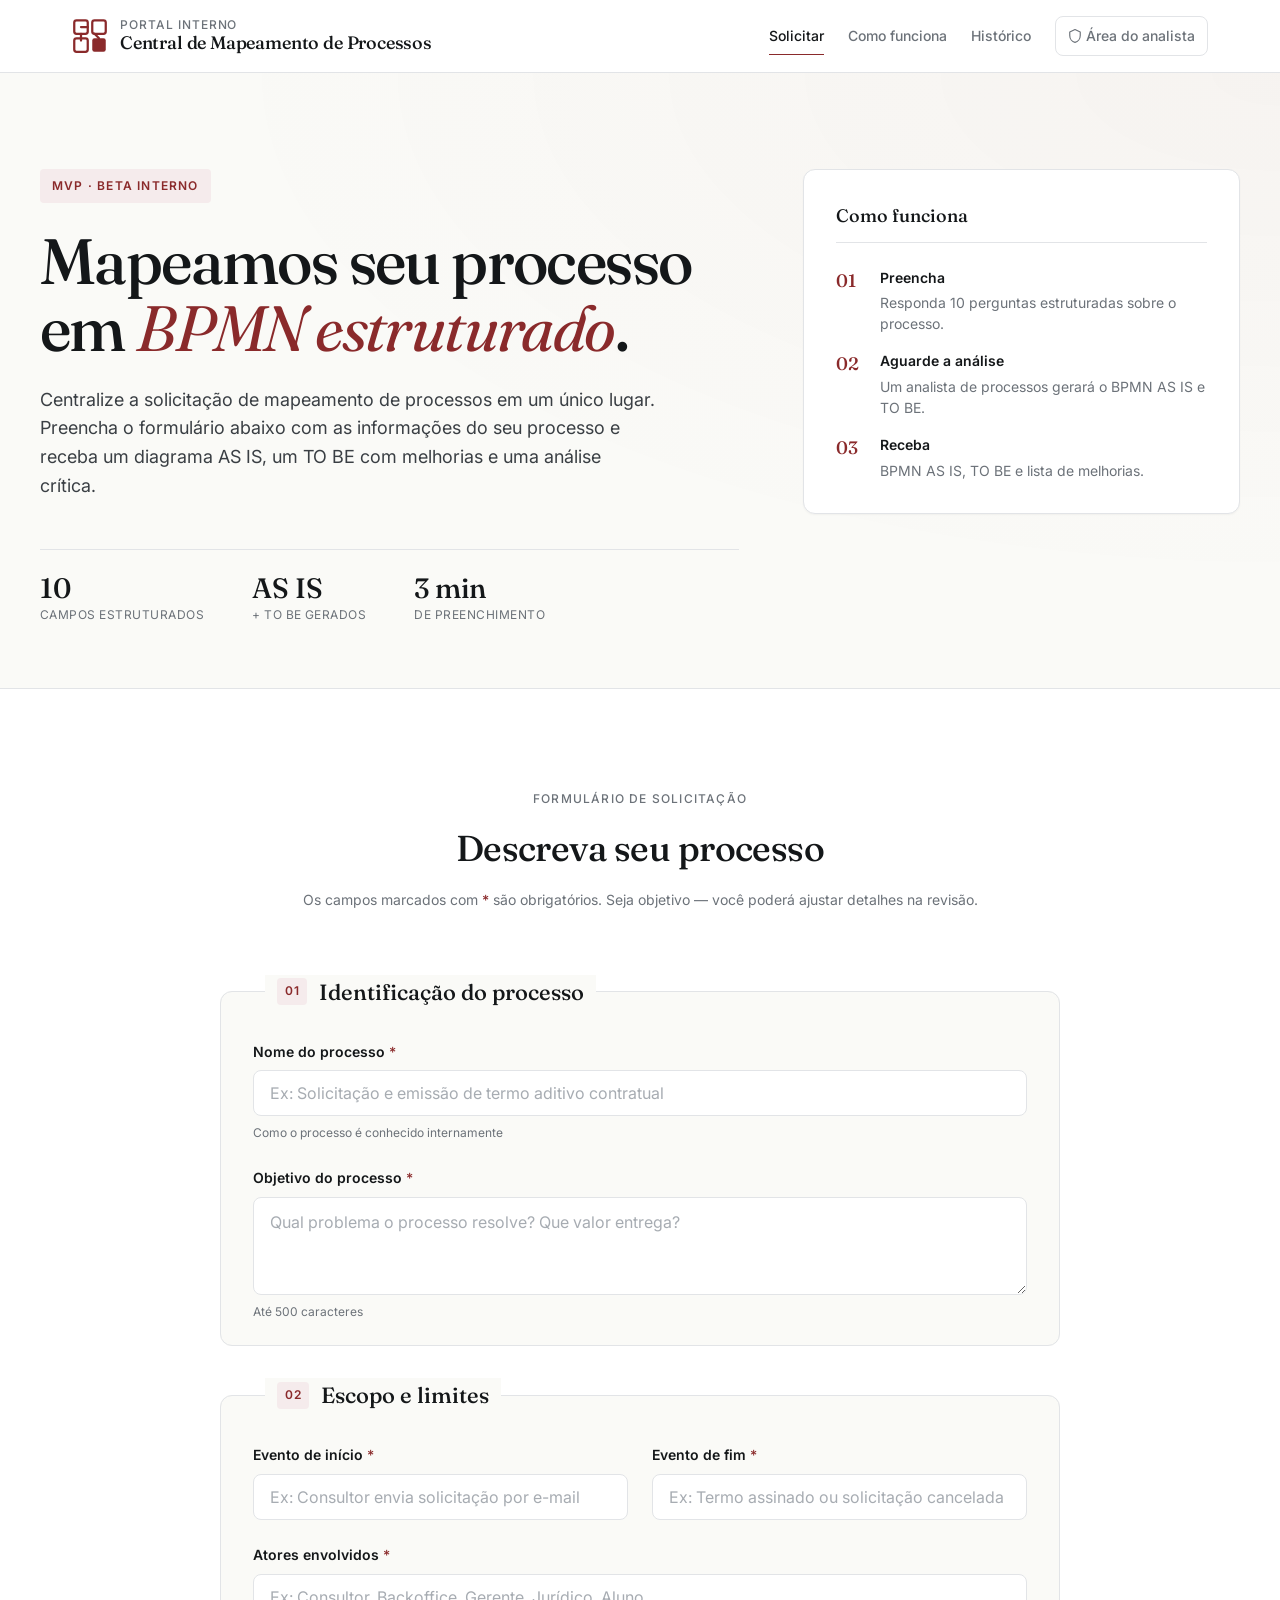
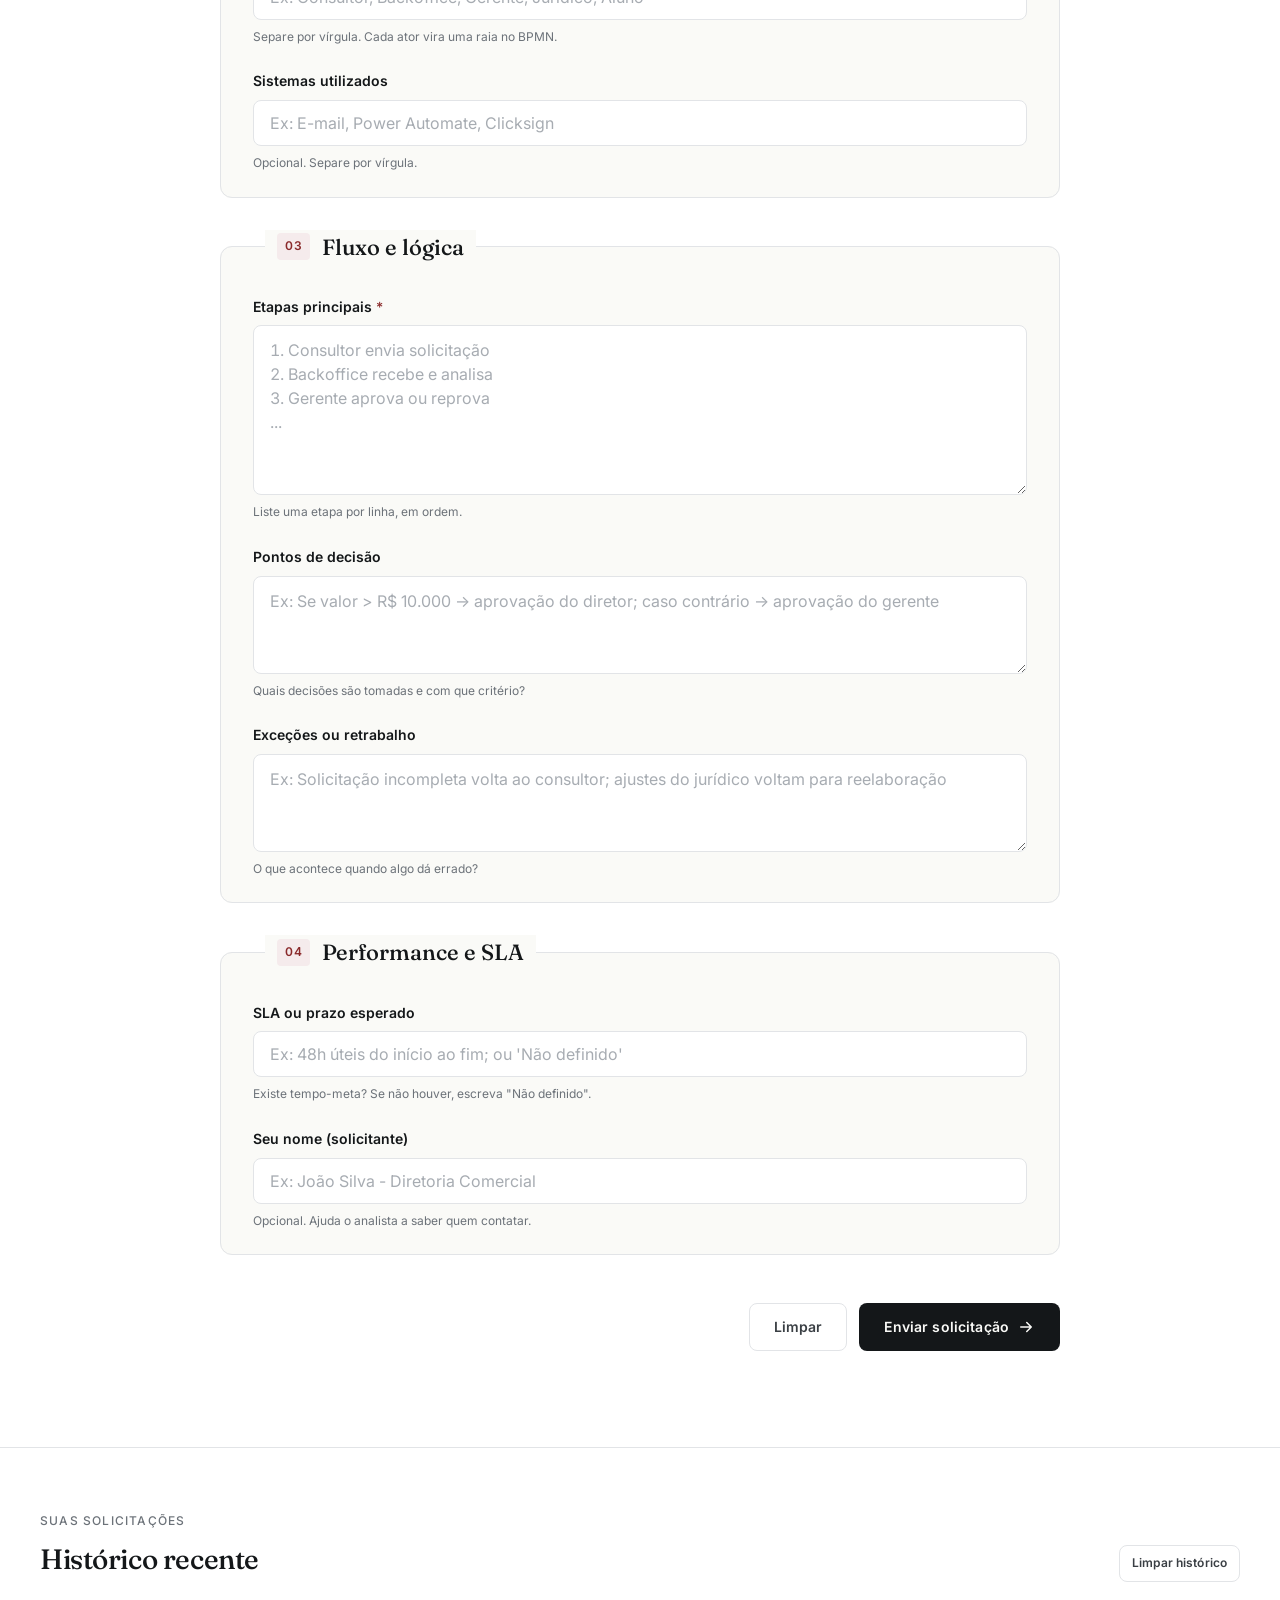
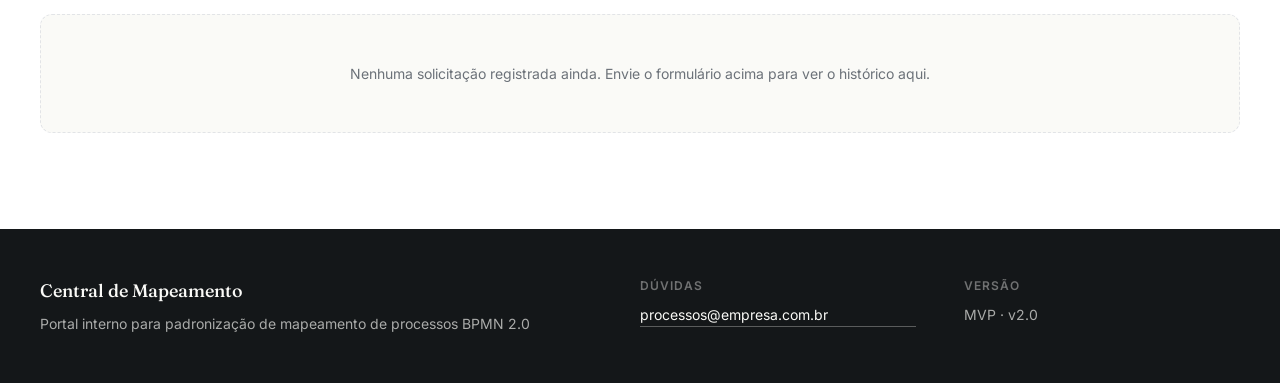
<file: index.html>
<!DOCTYPE html>
<html lang="pt-BR">
<head>
    <meta charset="UTF-8">
    <meta name="viewport" content="width=device-width, initial-scale=1.0">
    <title>Central de Mapeamento de Processos | Portal Interno</title>
    <link rel="preconnect" href="https://fonts.googleapis.com">
    <link rel="preconnect" href="https://fonts.gstatic.com" crossorigin>
    <link href="https://fonts.googleapis.com/css2?family=Fraunces:opsz,wght@9..144,400;9..144,500;9..144,600;9..144,700&family=Inter:wght@400;500;600;700&display=swap" rel="stylesheet">
    <link rel="stylesheet" href="style.css">
</head>
<body>
    <header class="header">
        <div class="header__inner">
            <div class="header__brand">
                <div class="header__logo" aria-hidden="true">
                    <svg viewBox="0 0 32 32" fill="none" xmlns="http://www.w3.org/2000/svg">
                        <rect x="2" y="2" width="12" height="12" rx="2" stroke="currentColor" stroke-width="2"/>
                        <rect x="18" y="2" width="12" height="12" rx="2" stroke="currentColor" stroke-width="2"/>
                        <rect x="2" y="18" width="12" height="12" rx="2" stroke="currentColor" stroke-width="2"/>
                        <rect x="18" y="18" width="12" height="12" rx="2" fill="currentColor"/>
                        <path d="M8 8H14M8 14V20" stroke="currentColor" stroke-width="2" stroke-linecap="round"/>
                        <path d="M20 14L24 18" stroke="currentColor" stroke-width="2" stroke-linecap="round"/>
                    </svg>
                </div>
                <div class="header__titles">
                    <span class="header__eyebrow">Portal Interno</span>
                    <h1 class="header__title">Central de Mapeamento de Processos</h1>
                </div>
            </div>
            <nav class="header__nav">
                <a href="#solicitar" class="header__link header__link--active" data-view="usuario">Solicitar</a>
                <a href="#como-funciona" class="header__link" data-view="usuario">Como funciona</a>
                <a href="#historico" class="header__link" data-view="usuario">Histórico</a>
                <button class="header__link header__link--analista" id="btn-area-analista">
                    <svg viewBox="0 0 24 24" width="14" height="14" fill="none" style="vertical-align:-2px;margin-right:4px;">
                        <path d="M12 1L3 5v6c0 5.55 3.84 10.74 9 12 5.16-1.26 9-6.45 9-12V5l-9-4z" stroke="currentColor" stroke-width="2" stroke-linejoin="round"/>
                    </svg>
                    Área do analista
                </button>
            </nav>
        </div>
    </header>

    <div id="view-usuario" class="view view--active">
        <main>
            <section class="hero">
                <div class="hero__inner">
                    <div class="hero__content">
                        <span class="hero__tag">MVP · Beta interno</span>
                        <h2 class="hero__headline">
                            Mapeamos seu processo<br>
                            em <em>BPMN estruturado</em>.
                        </h2>
                        <p class="hero__lead">
                            Centralize a solicitação de mapeamento de processos em um único lugar.
                            Preencha o formulário abaixo com as informações do seu processo e receba
                            um diagrama AS IS, um TO BE com melhorias e uma análise crítica.
                        </p>
                        <div class="hero__metrics">
                            <div class="metric">
                                <span class="metric__value">10</span>
                                <span class="metric__label">campos estruturados</span>
                            </div>
                            <div class="metric">
                                <span class="metric__value">AS IS</span>
                                <span class="metric__label">+ TO BE gerados</span>
                            </div>
                            <div class="metric">
                                <span class="metric__value">3&nbsp;min</span>
                                <span class="metric__label">de preenchimento</span>
                            </div>
                        </div>
                    </div>
                    <aside class="hero__steps" id="como-funciona">
                        <h3 class="hero__steps-title">Como funciona</h3>
                        <ol class="steps">
                            <li class="step">
                                <span class="step__num">01</span>
                                <div>
                                    <h4 class="step__title">Preencha</h4>
                                    <p class="step__desc">Responda 10 perguntas estruturadas sobre o processo.</p>
                                </div>
                            </li>
                            <li class="step">
                                <span class="step__num">02</span>
                                <div>
                                    <h4 class="step__title">Aguarde a análise</h4>
                                    <p class="step__desc">Um analista de processos gerará o BPMN AS IS e TO BE.</p>
                                </div>
                            </li>
                            <li class="step">
                                <span class="step__num">03</span>
                                <div>
                                    <h4 class="step__title">Receba</h4>
                                    <p class="step__desc">BPMN AS IS, TO BE e lista de melhorias.</p>
                                </div>
                            </li>
                        </ol>
                    </aside>
                </div>
            </section>

            <section class="form-section" id="solicitar">
                <div class="form-section__inner">
                    <header class="form-section__header">
                        <span class="form-section__eyebrow">Formulário de solicitação</span>
                        <h3 class="form-section__title">Descreva seu processo</h3>
                        <p class="form-section__desc">
                            Os campos marcados com <span class="required-mark">*</span> são obrigatórios.
                            Seja objetivo — você poderá ajustar detalhes na revisão.
                        </p>
                    </header>

                    <form id="bpmn-form" class="form" novalidate>
                        <fieldset class="form__block">
                            <legend class="form__legend">
                                <span class="form__legend-num">01</span>
                                Identificação do processo
                            </legend>
                            <div class="form__field">
                                <label for="nomeProcesso" class="form__label">Nome do processo <span class="required-mark">*</span></label>
                                <input type="text" id="nomeProcesso" name="nomeProcesso" class="form__input" required placeholder="Ex: Solicitação e emissão de termo aditivo contratual" maxlength="120">
                                <small class="form__hint">Como o processo é conhecido internamente</small>
                            </div>
                            <div class="form__field">
                                <label for="objetivo" class="form__label">Objetivo do processo <span class="required-mark">*</span></label>
                                <textarea id="objetivo" name="objetivo" class="form__textarea" required rows="3" placeholder="Qual problema o processo resolve? Que valor entrega?" maxlength="500"></textarea>
                                <small class="form__hint">Até 500 caracteres</small>
                            </div>
                        </fieldset>

                        <fieldset class="form__block">
                            <legend class="form__legend">
                                <span class="form__legend-num">02</span>
                                Escopo e limites
                            </legend>
                            <div class="form__grid form__grid--2">
                                <div class="form__field">
                                    <label for="eventoInicio" class="form__label">Evento de início <span class="required-mark">*</span></label>
                                    <input type="text" id="eventoInicio" name="eventoInicio" class="form__input" required placeholder="Ex: Consultor envia solicitação por e-mail" maxlength="150">
                                </div>
                                <div class="form__field">
                                    <label for="eventoFim" class="form__label">Evento de fim <span class="required-mark">*</span></label>
                                    <input type="text" id="eventoFim" name="eventoFim" class="form__input" required placeholder="Ex: Termo assinado ou solicitação cancelada" maxlength="150">
                                </div>
                            </div>
                            <div class="form__field">
                                <label for="atores" class="form__label">Atores envolvidos <span class="required-mark">*</span></label>
                                <input type="text" id="atores" name="atores" class="form__input" required placeholder="Ex: Consultor, Backoffice, Gerente, Jurídico, Aluno">
                                <small class="form__hint">Separe por vírgula. Cada ator vira uma raia no BPMN.</small>
                            </div>
                            <div class="form__field">
                                <label for="sistemas" class="form__label">Sistemas utilizados</label>
                                <input type="text" id="sistemas" name="sistemas" class="form__input" placeholder="Ex: E-mail, Power Automate, Clicksign">
                                <small class="form__hint">Opcional. Separe por vírgula.</small>
                            </div>
                        </fieldset>

                        <fieldset class="form__block">
                            <legend class="form__legend">
                                <span class="form__legend-num">03</span>
                                Fluxo e lógica
                            </legend>
                            <div class="form__field">
                                <label for="etapas" class="form__label">Etapas principais <span class="required-mark">*</span></label>
                                <textarea id="etapas" name="etapas" class="form__textarea form__textarea--tall" required rows="6" placeholder="1. Consultor envia solicitação&#10;2. Backoffice recebe e analisa&#10;3. Gerente aprova ou reprova&#10;..."></textarea>
                                <small class="form__hint">Liste uma etapa por linha, em ordem.</small>
                            </div>
                            <div class="form__field">
                                <label for="decisoes" class="form__label">Pontos de decisão</label>
                                <textarea id="decisoes" name="decisoes" class="form__textarea" rows="3" placeholder="Ex: Se valor > R$ 10.000 → aprovação do diretor; caso contrário → aprovação do gerente"></textarea>
                                <small class="form__hint">Quais decisões são tomadas e com que critério?</small>
                            </div>
                            <div class="form__field">
                                <label for="excecoes" class="form__label">Exceções ou retrabalho</label>
                                <textarea id="excecoes" name="excecoes" class="form__textarea" rows="3" placeholder="Ex: Solicitação incompleta volta ao consultor; ajustes do jurídico voltam para reelaboração"></textarea>
                                <small class="form__hint">O que acontece quando algo dá errado?</small>
                            </div>
                        </fieldset>

                        <fieldset class="form__block">
                            <legend class="form__legend">
                                <span class="form__legend-num">04</span>
                                Performance e SLA
                            </legend>
                            <div class="form__field">
                                <label for="sla" class="form__label">SLA ou prazo esperado</label>
                                <input type="text" id="sla" name="sla" class="form__input" placeholder="Ex: 48h úteis do início ao fim; ou 'Não definido'">
                                <small class="form__hint">Existe tempo-meta? Se não houver, escreva "Não definido".</small>
                            </div>
                            <div class="form__field">
                                <label for="solicitante" class="form__label">Seu nome (solicitante)</label>
                                <input type="text" id="solicitante" name="solicitante" class="form__input" placeholder="Ex: João Silva - Diretoria Comercial" maxlength="120">
                                <small class="form__hint">Opcional. Ajuda o analista a saber quem contatar.</small>
                            </div>
                        </fieldset>

                        <div class="form__actions">
                            <button type="reset" class="btn btn--ghost">Limpar</button>
                            <button type="submit" class="btn btn--primary">
                                <span>Enviar solicitação</span>
                                <svg viewBox="0 0 24 24" fill="none" width="18" height="18">
                                    <path d="M5 12H19M19 12L13 6M19 12L13 18" stroke="currentColor" stroke-width="2" stroke-linecap="round" stroke-linejoin="round"/>
                                </svg>
                            </button>
                        </div>
                        <div class="form__feedback" id="form-feedback" role="alert" aria-live="polite"></div>
                    </form>
                </div>
            </section>

            <section class="result-section" id="resultado" hidden>
                <div class="result-section__inner">
                    <header class="result-header">
                        <div class="result-header__meta">
                            <span class="result-header__id" id="result-id">SOL-2026-0000</span>
                            <span class="result-header__date" id="result-date"></span>
                        </div>
                        <h3 class="result-header__title" id="result-title">Resultado da solicitação</h3>
                        <span class="result-header__status" id="result-status">
                            <span class="result-header__status-dot"></span>
                            Recebido · Em fila para análise
                        </span>
                    </header>

                    <nav class="tabs" role="tablist">
                        <button class="tab tab--active" role="tab" aria-selected="true" data-tab="resumo">Resumo</button>
                        <button class="tab" role="tab" aria-selected="false" data-tab="as-is">BPMN AS IS</button>
                        <button class="tab" role="tab" aria-selected="false" data-tab="to-be">BPMN TO BE</button>
                        <button class="tab" role="tab" aria-selected="false" data-tab="melhorias">Melhorias</button>
                    </nav>

                    <article class="tab-panel tab-panel--active" data-panel="resumo">
                        <h4 class="panel__title">Resumo estruturado</h4>
                        <dl class="summary" id="summary-list"></dl>
                    </article>

                    <article class="tab-panel" data-panel="as-is" hidden>
                        <div id="panel-as-is-content">
                            <h4 class="panel__title">Diagrama BPMN AS IS</h4>
                            <p class="panel__desc">Estado atual do processo, baseado nas informações enviadas.</p>
                            <div class="placeholder placeholder--diagram">
                                <svg viewBox="0 0 400 180" class="placeholder__svg" aria-hidden="true">
                                    <rect x="0" y="0" width="400" height="180" fill="none" stroke="currentColor" stroke-dasharray="4 4" stroke-width="1"/>
                                    <circle cx="40" cy="90" r="14" fill="none" stroke="currentColor" stroke-width="1.5"/>
                                    <rect x="80" y="76" width="70" height="28" rx="4" fill="none" stroke="currentColor" stroke-width="1.5"/>
                                    <path d="M175 90 L200 76 L225 90 L200 104 Z" fill="none" stroke="currentColor" stroke-width="1.5"/>
                                    <rect x="250" y="76" width="70" height="28" rx="4" fill="none" stroke="currentColor" stroke-width="1.5"/>
                                    <circle cx="360" cy="90" r="14" fill="none" stroke="currentColor" stroke-width="2.5"/>
                                </svg>
                                <p class="placeholder__text">O diagrama BPMN AS IS será gerado pela equipe de Processos. Você receberá o PDF e o arquivo <code>.bpmn</code> importável no Bizagi.</p>
                                <span class="placeholder__status">Aguardando análise</span>
                            </div>
                        </div>
                    </article>

                    <article class="tab-panel" data-panel="to-be" hidden>
                        <div id="panel-to-be-content">
                            <h4 class="panel__title">Diagrama BPMN TO BE</h4>
                            <p class="panel__desc">Proposta de processo otimizado com automação, SLAs e governança.</p>
                            <div class="placeholder placeholder--diagram">
                                <svg viewBox="0 0 400 180" class="placeholder__svg" aria-hidden="true">
                                    <rect x="0" y="0" width="400" height="180" fill="none" stroke="currentColor" stroke-dasharray="4 4" stroke-width="1"/>
                                    <circle cx="40" cy="60" r="14" fill="none" stroke="currentColor" stroke-width="1.5"/>
                                    <rect x="80" y="46" width="70" height="28" rx="4" fill="none" stroke="currentColor" stroke-width="1.5"/>
                                    <rect x="80" y="106" width="70" height="28" rx="4" fill="none" stroke="currentColor" stroke-width="1.5"/>
                                    <path d="M175 75 L200 61 L225 75 L200 89 Z" fill="none" stroke="currentColor" stroke-width="1.5"/>
                                    <circle cx="360" cy="75" r="14" fill="none" stroke="currentColor" stroke-width="2.5"/>
                                </svg>
                                <p class="placeholder__text">Após o mapeamento AS IS, a equipe desenhará o TO BE incorporando oportunidades de automação, paralelismo e padronização.</p>
                                <span class="placeholder__status">Será gerado após AS IS</span>
                            </div>
                        </div>
                    </article>

                    <article class="tab-panel" data-panel="melhorias" hidden>
                        <h4 class="panel__title">Sugestões iniciais de melhoria</h4>
                        <p class="panel__desc">Recomendações preliminares baseadas no que você descreveu. A análise completa virá com o BPMN TO BE.</p>
                        <ul class="improvements" id="improvements-list"></ul>
                    </article>

                    <footer class="result-footer">
                        <button class="btn btn--ghost" id="btn-nova">Nova solicitação</button>
                        <button class="btn btn--secondary" id="btn-imprimir">Imprimir resumo</button>
                    </footer>
                </div>
            </section>

            <section class="history-section" id="historico">
                <div class="history-section__inner">
                    <header class="history-section__header">
                        <div>
                            <span class="history-section__eyebrow">Suas solicitações</span>
                            <h3 class="history-section__title">Histórico recente</h3>
                        </div>
                        <button class="btn btn--ghost btn--small" id="btn-limpar-historico">Limpar histórico</button>
                    </header>
                    <div class="history" id="history-container">
                        <p class="history__empty">Nenhuma solicitação registrada ainda. Envie o formulário acima para ver o histórico aqui.</p>
                    </div>
                </div>
            </section>
        </main>
    </div>

    <div id="view-analista" class="view" hidden>
        <section class="login-section" id="login-section">
            <div class="login-card">
                <div class="login-card__icon" aria-hidden="true">
                    <svg viewBox="0 0 24 24" width="32" height="32" fill="none">
                        <path d="M12 1L3 5v6c0 5.55 3.84 10.74 9 12 5.16-1.26 9-6.45 9-12V5l-9-4z" stroke="currentColor" stroke-width="1.5" stroke-linejoin="round"/>
                        <path d="M9 12l2 2 4-4" stroke="currentColor" stroke-width="1.5" stroke-linecap="round" stroke-linejoin="round"/>
                    </svg>
                </div>
                <h2 class="login-card__title">Área do analista</h2>
                <p class="login-card__desc">Acesso restrito à equipe de Processos.</p>
                <form id="login-form" class="login-form">
                    <div class="form__field">
                        <label for="senha-analista" class="form__label">Senha</label>
                        <input type="password" id="senha-analista" class="form__input" required autocomplete="current-password">
                        <small class="form__hint">Senha padrão MVP: <code>analista2026</code></small>
                    </div>
                    <div class="form__feedback" id="login-feedback"></div>
                    <div class="form__actions">
                        <button type="button" class="btn btn--ghost" id="btn-voltar-login">Voltar</button>
                        <button type="submit" class="btn btn--primary">Entrar</button>
                    </div>
                </form>
            </div>
        </section>

        <section class="analyst-dashboard" id="analyst-dashboard" hidden>
            <div class="analyst-dashboard__inner">
                <header class="analyst-dashboard__header">
                    <div>
                        <span class="form-section__eyebrow">Painel de análise</span>
                        <h2 class="form-section__title">Solicitações de mapeamento</h2>
                    </div>
                    <div class="analyst-dashboard__actions">
                        <button class="btn btn--ghost btn--small" id="btn-exportar-todas">Exportar tudo (JSON)</button>
                        <button class="btn btn--ghost btn--small" id="btn-sair-analista">Sair</button>
                    </div>
                </header>

                <div class="stats">
                    <div class="stat">
                        <span class="stat__label">Total</span>
                        <span class="stat__value" id="stat-total">0</span>
                    </div>
                    <div class="stat stat--warning">
                        <span class="stat__label">Em fila</span>
                        <span class="stat__value" id="stat-fila">0</span>
                    </div>
                    <div class="stat stat--info">
                        <span class="stat__label">Em análise</span>
                        <span class="stat__value" id="stat-analise">0</span>
                    </div>
                    <div class="stat stat--success">
                        <span class="stat__label">Concluídas</span>
                        <span class="stat__value" id="stat-concluidas">0</span>
                    </div>
                </div>

                <div class="analyst-filters">
                    <button class="filter filter--active" data-filter="todos">Todas</button>
                    <button class="filter" data-filter="Em fila">Em fila</button>
                    <button class="filter" data-filter="Em análise">Em análise</button>
                    <button class="filter" data-filter="Concluído">Concluídas</button>
                </div>

                <div class="analyst-list" id="analyst-list">
                    <p class="history__empty">Nenhuma solicitação encontrada.</p>
                </div>
            </div>
        </section>

        <section class="analyst-detail" id="analyst-detail" hidden>
            <div class="analyst-detail__inner">
                <button class="btn btn--ghost btn--small" id="btn-voltar-dashboard">← Voltar para lista</button>

                <header class="detail-header">
                    <div class="detail-header__meta">
                        <span class="result-header__id" id="detail-id">SOL-2026-0000</span>
                        <span class="result-header__date" id="detail-date"></span>
                        <span class="detail-status" id="detail-status-badge">Em fila</span>
                    </div>
                    <h3 class="result-header__title" id="detail-title">—</h3>
                </header>

                <div class="detail-grid">
                    <div class="detail-col">
                        <h4 class="panel__title">Dados da solicitação</h4>
                        <dl class="summary" id="detail-summary"></dl>

                        <div class="detail-actions-prompt">
                            <button class="btn btn--primary btn--wide" id="btn-copiar-prompt">
                                <svg viewBox="0 0 24 24" width="16" height="16" fill="none" style="margin-right:6px;">
                                    <rect x="9" y="9" width="13" height="13" rx="2" stroke="currentColor" stroke-width="2"/>
                                    <path d="M5 15V5a2 2 0 012-2h10" stroke="currentColor" stroke-width="2"/>
                                </svg>
                                Copiar prompt pronto para IA
                            </button>
                            <p class="form__hint" style="margin-top:8px;">Cole no Claude.ai e gere AS IS, TO BE, XML e análise crítica.</p>
                        </div>
                    </div>

                    <div class="detail-col">
                        <h4 class="panel__title">Área do analista</h4>

                        <div class="form__field">
                            <label class="form__label">1. Status</label>
                            <div class="status-buttons" id="status-buttons">
                                <button data-status="Em fila" class="status-btn">Em fila</button>
                                <button data-status="Em análise" class="status-btn">Em análise</button>
                                <button data-status="Concluído" class="status-btn">Concluído</button>
                            </div>
                        </div>

                        <div class="form__field">
                            <label for="analyst-notes" class="form__label">2. Anotações internas</label>
                            <textarea id="analyst-notes" class="form__textarea" rows="3" placeholder="Observações, dúvidas pendentes, próximos passos..."></textarea>
                        </div>

                        <div class="form__field">
                            <label class="form__label">3. Upload dos arquivos gerados</label>
                            <div class="upload-zone" id="upload-zone">
                                <svg viewBox="0 0 24 24" width="28" height="28" fill="none">
                                    <path d="M12 4v12m0-12l-4 4m4-4l4 4M4 20h16" stroke="currentColor" stroke-width="1.5" stroke-linecap="round" stroke-linejoin="round"/>
                                </svg>
                                <p>Clique ou arraste arquivos<br><small>PDF, BPMN, PNG, DOCX — até 5MB cada</small></p>
                                <input type="file" id="file-input" multiple accept=".pdf,.bpmn,.xml,.png,.jpg,.jpeg,.docx" hidden>
                            </div>
                            <ul class="file-list" id="file-list"></ul>
                        </div>

                        <div class="form__field">
                            <label for="analyst-resumo" class="form__label">4. Resumo final (opcional)</label>
                            <textarea id="analyst-resumo" class="form__textarea" rows="4" placeholder="Resumo textual que será mostrado ao solicitante junto com os arquivos..."></textarea>
                        </div>

                        <div class="form__actions">
                            <button class="btn btn--ghost" id="btn-salvar-rascunho">Salvar rascunho</button>
                            <button class="btn btn--primary" id="btn-concluir">
                                <svg viewBox="0 0 24 24" width="16" height="16" fill="none">
                                    <path d="M5 13l4 4L19 7" stroke="currentColor" stroke-width="2" stroke-linecap="round" stroke-linejoin="round"/>
                                </svg>
                                Marcar como concluído
                            </button>
                        </div>
                        <div class="form__feedback" id="analyst-feedback"></div>
                    </div>
                </div>
            </div>
        </section>
    </div>

    <footer class="footer">
        <div class="footer__inner">
            <div class="footer__col">
                <strong class="footer__brand">Central de Mapeamento</strong>
                <p class="footer__text">Portal interno para padronização de mapeamento de processos BPMN 2.0</p>
            </div>
            <div class="footer__col">
                <span class="footer__label">Dúvidas</span>
                <a href="mailto:processos@empresa.com.br" class="footer__link">processos@empresa.com.br</a>
            </div>
            <div class="footer__col">
                <span class="footer__label">Versão</span>
                <span class="footer__text">MVP · v2.0</span>
            </div>
        </div>
    </footer>

    <script src="script.js"></script>
</body>
</html>
</file>
<file: style.css>
/* =================================================================
   CENTRAL DE MAPEAMENTO DE PROCESSOS — Folha de estilos
   Estética: Editorial corporativo. Sóbrio, tipográfico, refinado.
   ================================================================= */

/* ========== RESET + TOKENS ========== */
*, *::before, *::after {
    box-sizing: border-box;
    margin: 0;
    padding: 0;
}

:root {
    /* Cores */
    --ink: #141719;
    --ink-soft: #3a3f44;
    --muted: #6c7279;
    --line: #e2e4e7;
    --line-soft: #ecedef;
    --paper: #fafaf7;
    --paper-2: #ffffff;
    --accent: #8a2a2b;
    --accent-soft: #f5ebec;
    --accent-ink: #5e1c1d;
    --success: #2f6b3a;
    --warning: #8a5a00;
    --danger: #b3261e;

    /* Tipografia */
    --font-display: 'Fraunces', 'Times New Roman', Georgia, serif;
    --font-body: 'Inter', -apple-system, BlinkMacSystemFont, 'Segoe UI', sans-serif;

    /* Escala tipográfica */
    --fs-xs: 0.75rem;
    --fs-sm: 0.875rem;
    --fs-base: 1rem;
    --fs-md: 1.125rem;
    --fs-lg: 1.375rem;
    --fs-xl: 1.75rem;
    --fs-2xl: 2.25rem;
    --fs-3xl: 3rem;
    --fs-4xl: 4rem;

    /* Espaçamento */
    --sp-1: 0.25rem;
    --sp-2: 0.5rem;
    --sp-3: 0.75rem;
    --sp-4: 1rem;
    --sp-5: 1.5rem;
    --sp-6: 2rem;
    --sp-8: 3rem;
    --sp-10: 4rem;
    --sp-12: 6rem;

    /* Layout */
    --container: 1200px;
    --radius-sm: 4px;
    --radius: 8px;
    --radius-lg: 12px;

    /* Sombras */
    --shadow-sm: 0 1px 2px rgba(20, 23, 25, 0.04);
    --shadow: 0 2px 8px rgba(20, 23, 25, 0.06), 0 1px 2px rgba(20, 23, 25, 0.04);
    --shadow-lg: 0 8px 24px rgba(20, 23, 25, 0.08), 0 2px 6px rgba(20, 23, 25, 0.04);

    /* Transições */
    --t-fast: 120ms ease-out;
    --t-base: 200ms ease-out;
    --t-slow: 320ms cubic-bezier(0.2, 0.8, 0.2, 1);
}

html {
    font-size: 16px;
    scroll-behavior: smooth;
    -webkit-font-smoothing: antialiased;
    -moz-osx-font-smoothing: grayscale;
}

body {
    font-family: var(--font-body);
    font-size: var(--fs-base);
    line-height: 1.55;
    color: var(--ink);
    background: var(--paper);
    min-height: 100vh;
}

img, svg { max-width: 100%; display: block; }
button { font: inherit; cursor: pointer; border: none; background: none; color: inherit; }
a { color: inherit; text-decoration: none; }
input, textarea, select, button { font-family: inherit; }

/* ========== HEADER ========== */
.header {
    background: var(--paper-2);
    border-bottom: 1px solid var(--line);
    position: sticky;
    top: 0;
    z-index: 50;
    backdrop-filter: saturate(1.2);
}

.header__inner {
    max-width: var(--container);
    margin: 0 auto;
    padding: var(--sp-4) var(--sp-6);
    display: flex;
    align-items: center;
    justify-content: space-between;
    gap: var(--sp-6);
}

.header__brand {
    display: flex;
    align-items: center;
    gap: var(--sp-3);
}

.header__logo {
    width: 36px;
    height: 36px;
    color: var(--accent);
    flex-shrink: 0;
}

.header__titles {
    display: flex;
    flex-direction: column;
    line-height: 1.2;
}

.header__eyebrow {
    font-size: var(--fs-xs);
    letter-spacing: 0.08em;
    text-transform: uppercase;
    color: var(--muted);
    font-weight: 500;
}

.header__title {
    font-family: var(--font-display);
    font-size: var(--fs-md);
    font-weight: 500;
    color: var(--ink);
    letter-spacing: -0.01em;
}

.header__nav {
    display: flex;
    gap: var(--sp-5);
    align-items: center;
}

.header__link {
    font-size: var(--fs-sm);
    color: var(--muted);
    font-weight: 500;
    padding: var(--sp-2) 0;
    border-bottom: 1px solid transparent;
    transition: color var(--t-fast), border-color var(--t-fast);
}

.header__link:hover {
    color: var(--ink);
}

.header__link--active {
    color: var(--ink);
    border-bottom-color: var(--accent);
}

/* ========== HERO ========== */
.hero {
    padding: var(--sp-12) var(--sp-6) var(--sp-10);
    border-bottom: 1px solid var(--line);
    background:
        radial-gradient(ellipse at top right, rgba(138, 42, 43, 0.03), transparent 60%),
        var(--paper);
}

.hero__inner {
    max-width: var(--container);
    margin: 0 auto;
    display: grid;
    grid-template-columns: 1.6fr 1fr;
    gap: var(--sp-10);
    align-items: start;
}

.hero__content { }

.hero__tag {
    display: inline-block;
    font-size: var(--fs-xs);
    letter-spacing: 0.1em;
    text-transform: uppercase;
    color: var(--accent);
    background: var(--accent-soft);
    padding: var(--sp-2) var(--sp-3);
    border-radius: var(--radius-sm);
    font-weight: 600;
    margin-bottom: var(--sp-5);
}

.hero__headline {
    font-family: var(--font-display);
    font-size: clamp(var(--fs-2xl), 5vw, var(--fs-4xl));
    font-weight: 500;
    line-height: 1.05;
    letter-spacing: -0.025em;
    color: var(--ink);
    margin-bottom: var(--sp-5);
}

.hero__headline em {
    font-style: italic;
    font-weight: 400;
    color: var(--accent);
}

.hero__lead {
    font-size: var(--fs-md);
    color: var(--ink-soft);
    max-width: 56ch;
    margin-bottom: var(--sp-8);
    line-height: 1.6;
}

.hero__metrics {
    display: flex;
    gap: var(--sp-8);
    padding-top: var(--sp-5);
    border-top: 1px solid var(--line);
}

.metric {
    display: flex;
    flex-direction: column;
    gap: var(--sp-1);
}

.metric__value {
    font-family: var(--font-display);
    font-size: var(--fs-xl);
    font-weight: 500;
    color: var(--ink);
    line-height: 1;
}

.metric__label {
    font-size: var(--fs-xs);
    color: var(--muted);
    letter-spacing: 0.04em;
    text-transform: uppercase;
}

/* Steps aside */
.hero__steps {
    background: var(--paper-2);
    border: 1px solid var(--line);
    border-radius: var(--radius-lg);
    padding: var(--sp-6);
    box-shadow: var(--shadow-sm);
}

.hero__steps-title {
    font-family: var(--font-display);
    font-size: var(--fs-md);
    font-weight: 500;
    color: var(--ink);
    margin-bottom: var(--sp-5);
    padding-bottom: var(--sp-3);
    border-bottom: 1px solid var(--line);
}

.steps {
    list-style: none;
    display: flex;
    flex-direction: column;
    gap: var(--sp-4);
}

.step {
    display: flex;
    gap: var(--sp-4);
    align-items: flex-start;
}

.step__num {
    font-family: var(--font-display);
    font-size: var(--fs-md);
    font-weight: 500;
    color: var(--accent);
    flex-shrink: 0;
    min-width: 28px;
    font-variant-numeric: tabular-nums;
}

.step__title {
    font-size: var(--fs-sm);
    font-weight: 600;
    color: var(--ink);
    margin-bottom: var(--sp-1);
}

.step__desc {
    font-size: var(--fs-sm);
    color: var(--muted);
    line-height: 1.5;
}

/* ========== FORM SECTION ========== */
.form-section {
    padding: var(--sp-12) var(--sp-6);
    background: var(--paper-2);
    border-bottom: 1px solid var(--line);
}

.form-section__inner {
    max-width: 840px;
    margin: 0 auto;
}

.form-section__header {
    margin-bottom: var(--sp-10);
    text-align: center;
}

.form-section__eyebrow {
    display: inline-block;
    font-size: var(--fs-xs);
    letter-spacing: 0.1em;
    text-transform: uppercase;
    color: var(--muted);
    font-weight: 500;
    margin-bottom: var(--sp-3);
}

.form-section__title {
    font-family: var(--font-display);
    font-size: var(--fs-2xl);
    font-weight: 500;
    letter-spacing: -0.015em;
    color: var(--ink);
    margin-bottom: var(--sp-3);
}

.form-section__desc {
    color: var(--muted);
    font-size: var(--fs-sm);
}

.required-mark {
    color: var(--accent);
    font-weight: 500;
}

/* Form */
.form {
    display: flex;
    flex-direction: column;
    gap: var(--sp-6);
}

.form__block {
    border: 1px solid var(--line);
    border-radius: var(--radius-lg);
    padding: var(--sp-6) var(--sp-6) var(--sp-5);
    background: var(--paper);
    display: flex;
    flex-direction: column;
    gap: var(--sp-5);
}

.form__legend {
    font-family: var(--font-display);
    font-size: var(--fs-lg);
    font-weight: 500;
    color: var(--ink);
    padding: 0 var(--sp-3);
    margin-left: var(--sp-3);
    background: var(--paper);
    display: flex;
    align-items: center;
    gap: var(--sp-3);
}

.form__legend-num {
    font-size: var(--fs-xs);
    color: var(--accent);
    background: var(--accent-soft);
    padding: var(--sp-1) var(--sp-2);
    border-radius: var(--radius-sm);
    font-family: var(--font-body);
    font-weight: 600;
    letter-spacing: 0.05em;
}

.form__field {
    display: flex;
    flex-direction: column;
    gap: var(--sp-2);
}

.form__label {
    font-size: var(--fs-sm);
    font-weight: 600;
    color: var(--ink);
}

.form__input,
.form__textarea {
    padding: var(--sp-3) var(--sp-4);
    border: 1px solid var(--line);
    border-radius: var(--radius);
    background: var(--paper-2);
    font-size: var(--fs-base);
    color: var(--ink);
    transition: border-color var(--t-base), box-shadow var(--t-base), background var(--t-base);
    width: 100%;
    font-family: inherit;
}

.form__input:hover,
.form__textarea:hover {
    border-color: var(--ink-soft);
}

.form__input:focus,
.form__textarea:focus {
    outline: none;
    border-color: var(--accent);
    box-shadow: 0 0 0 3px rgba(138, 42, 43, 0.12);
    background: var(--paper-2);
}

.form__input::placeholder,
.form__textarea::placeholder {
    color: #a7acb2;
}

.form__textarea {
    resize: vertical;
    min-height: 80px;
    line-height: 1.5;
}

.form__textarea--tall {
    min-height: 140px;
    font-family: var(--font-body);
    font-variant-numeric: tabular-nums;
}

.form__hint {
    font-size: var(--fs-xs);
    color: var(--muted);
}

.form__grid {
    display: grid;
    gap: var(--sp-5);
}

.form__grid--2 {
    grid-template-columns: 1fr 1fr;
}

/* Estado de erro */
.form__input.is-invalid,
.form__textarea.is-invalid {
    border-color: var(--danger);
    background: #fdf5f5;
}

.form__input.is-invalid:focus,
.form__textarea.is-invalid:focus {
    box-shadow: 0 0 0 3px rgba(179, 38, 30, 0.15);
}

.form__actions {
    display: flex;
    gap: var(--sp-3);
    justify-content: flex-end;
    padding-top: var(--sp-4);
}

.form__feedback {
    font-size: var(--fs-sm);
    padding: var(--sp-3) var(--sp-4);
    border-radius: var(--radius);
    display: none;
}

.form__feedback.is-error {
    display: block;
    background: #fdf2f2;
    color: var(--danger);
    border: 1px solid #f7c9c7;
}

.form__feedback.is-success {
    display: block;
    background: #f1f8f3;
    color: var(--success);
    border: 1px solid #c8e4ce;
}

/* ========== BUTTONS ========== */
.btn {
    display: inline-flex;
    align-items: center;
    justify-content: center;
    gap: var(--sp-2);
    padding: var(--sp-3) var(--sp-5);
    border-radius: var(--radius);
    font-weight: 600;
    font-size: var(--fs-sm);
    letter-spacing: 0.01em;
    transition: background var(--t-base), color var(--t-base), border-color var(--t-base), transform var(--t-fast);
    border: 1px solid transparent;
    white-space: nowrap;
}

.btn:active { transform: translateY(1px); }

.btn--primary {
    background: var(--ink);
    color: var(--paper);
}
.btn--primary:hover { background: var(--accent); }

.btn--secondary {
    background: var(--accent-soft);
    color: var(--accent-ink);
    border-color: var(--accent-soft);
}
.btn--secondary:hover {
    background: var(--accent);
    color: var(--paper);
    border-color: var(--accent);
}

.btn--ghost {
    background: transparent;
    color: var(--ink-soft);
    border-color: var(--line);
}
.btn--ghost:hover {
    border-color: var(--ink);
    color: var(--ink);
}

.btn--small {
    padding: var(--sp-2) var(--sp-3);
    font-size: var(--fs-xs);
}

/* ========== RESULT SECTION ========== */
.result-section {
    padding: var(--sp-12) var(--sp-6);
    background: var(--paper);
    border-bottom: 1px solid var(--line);
    animation: fadeIn var(--t-slow) both;
}

@keyframes fadeIn {
    from { opacity: 0; transform: translateY(8px); }
    to   { opacity: 1; transform: translateY(0); }
}

.result-section__inner {
    max-width: 960px;
    margin: 0 auto;
    background: var(--paper-2);
    border: 1px solid var(--line);
    border-radius: var(--radius-lg);
    box-shadow: var(--shadow);
    overflow: hidden;
}

.result-header {
    padding: var(--sp-6);
    border-bottom: 1px solid var(--line);
    background: var(--paper);
}

.result-header__meta {
    display: flex;
    align-items: center;
    gap: var(--sp-3);
    margin-bottom: var(--sp-3);
}

.result-header__id {
    font-family: var(--font-body);
    font-variant-numeric: tabular-nums;
    font-size: var(--fs-xs);
    font-weight: 600;
    letter-spacing: 0.08em;
    background: var(--ink);
    color: var(--paper);
    padding: var(--sp-1) var(--sp-2);
    border-radius: var(--radius-sm);
}

.result-header__date {
    font-size: var(--fs-xs);
    color: var(--muted);
}

.result-header__title {
    font-family: var(--font-display);
    font-size: var(--fs-xl);
    font-weight: 500;
    color: var(--ink);
    margin-bottom: var(--sp-3);
    letter-spacing: -0.015em;
}

.result-header__status {
    display: inline-flex;
    align-items: center;
    gap: var(--sp-2);
    font-size: var(--fs-sm);
    color: var(--muted);
}

.result-header__status-dot {
    width: 8px;
    height: 8px;
    background: var(--warning);
    border-radius: 50%;
    box-shadow: 0 0 0 3px rgba(138, 90, 0, 0.15);
    animation: pulse 2s ease-in-out infinite;
}

@keyframes pulse {
    0%, 100% { opacity: 1; }
    50% { opacity: 0.4; }
}

/* Tabs */
.tabs {
    display: flex;
    gap: 0;
    padding: 0 var(--sp-6);
    border-bottom: 1px solid var(--line);
    overflow-x: auto;
}

.tab {
    padding: var(--sp-4) var(--sp-4);
    font-size: var(--fs-sm);
    font-weight: 500;
    color: var(--muted);
    border-bottom: 2px solid transparent;
    transition: color var(--t-fast), border-color var(--t-fast);
    white-space: nowrap;
}

.tab:hover {
    color: var(--ink);
}

.tab--active {
    color: var(--ink);
    border-bottom-color: var(--accent);
    font-weight: 600;
}

.tab-panel {
    padding: var(--sp-6);
    display: none;
}

.tab-panel--active {
    display: block;
    animation: fadeIn var(--t-base) both;
}

.panel__title {
    font-family: var(--font-display);
    font-size: var(--fs-lg);
    font-weight: 500;
    color: var(--ink);
    margin-bottom: var(--sp-2);
}

.panel__desc {
    font-size: var(--fs-sm);
    color: var(--muted);
    margin-bottom: var(--sp-5);
}

/* Resumo (dl) */
.summary {
    display: grid;
    gap: var(--sp-4);
}

.summary__item {
    display: grid;
    grid-template-columns: 200px 1fr;
    gap: var(--sp-4);
    padding: var(--sp-4) 0;
    border-bottom: 1px solid var(--line-soft);
}

.summary__item:last-child { border-bottom: none; }

.summary__label {
    font-size: var(--fs-xs);
    color: var(--muted);
    text-transform: uppercase;
    letter-spacing: 0.08em;
    font-weight: 600;
    padding-top: 2px;
}

.summary__value {
    font-size: var(--fs-base);
    color: var(--ink);
    line-height: 1.55;
}

.summary__value--list {
    white-space: pre-wrap;
    font-variant-numeric: tabular-nums;
}

.summary__value--empty {
    color: var(--muted);
    font-style: italic;
}

/* Placeholder para diagramas */
.placeholder {
    border: 1px dashed var(--line);
    border-radius: var(--radius-lg);
    padding: var(--sp-6);
    background: var(--paper);
    text-align: center;
    color: var(--muted);
}

.placeholder__svg {
    max-width: 360px;
    margin: 0 auto var(--sp-5);
    color: var(--line);
}

.placeholder__text {
    font-size: var(--fs-sm);
    line-height: 1.6;
    max-width: 52ch;
    margin: 0 auto var(--sp-4);
}

.placeholder__text code {
    background: var(--paper-2);
    padding: 2px 6px;
    border-radius: var(--radius-sm);
    font-size: 0.85em;
    border: 1px solid var(--line);
}

.placeholder__status {
    display: inline-block;
    font-size: var(--fs-xs);
    text-transform: uppercase;
    letter-spacing: 0.08em;
    color: var(--warning);
    font-weight: 600;
    background: #fdf7e7;
    padding: var(--sp-1) var(--sp-3);
    border-radius: var(--radius-sm);
}

/* Melhorias */
.improvements {
    list-style: none;
    display: flex;
    flex-direction: column;
    gap: var(--sp-3);
}

.improvement {
    display: flex;
    gap: var(--sp-4);
    padding: var(--sp-4) var(--sp-5);
    background: var(--paper);
    border: 1px solid var(--line);
    border-radius: var(--radius);
    border-left: 3px solid var(--accent);
    transition: transform var(--t-fast), box-shadow var(--t-base);
}

.improvement:hover {
    transform: translateX(2px);
    box-shadow: var(--shadow-sm);
}

.improvement__icon {
    flex-shrink: 0;
    width: 24px;
    height: 24px;
    background: var(--accent-soft);
    color: var(--accent);
    border-radius: 50%;
    display: flex;
    align-items: center;
    justify-content: center;
    font-family: var(--font-display);
    font-weight: 600;
    font-size: var(--fs-xs);
    font-variant-numeric: tabular-nums;
}

.improvement__content h5 {
    font-size: var(--fs-sm);
    font-weight: 600;
    color: var(--ink);
    margin-bottom: var(--sp-1);
}

.improvement__content p {
    font-size: var(--fs-sm);
    color: var(--ink-soft);
    line-height: 1.55;
}

.result-footer {
    padding: var(--sp-5) var(--sp-6);
    border-top: 1px solid var(--line);
    display: flex;
    justify-content: flex-end;
    gap: var(--sp-3);
    background: var(--paper);
}

/* ========== HISTORY ========== */
.history-section {
    padding: var(--sp-10) var(--sp-6) var(--sp-12);
    background: var(--paper-2);
}

.history-section__inner {
    max-width: var(--container);
    margin: 0 auto;
}

.history-section__header {
    display: flex;
    align-items: flex-end;
    justify-content: space-between;
    gap: var(--sp-4);
    margin-bottom: var(--sp-6);
}

.history-section__eyebrow {
    display: block;
    font-size: var(--fs-xs);
    letter-spacing: 0.1em;
    text-transform: uppercase;
    color: var(--muted);
    font-weight: 500;
    margin-bottom: var(--sp-2);
}

.history-section__title {
    font-family: var(--font-display);
    font-size: var(--fs-xl);
    font-weight: 500;
    color: var(--ink);
    letter-spacing: -0.015em;
}

.history {
    display: flex;
    flex-direction: column;
    gap: var(--sp-3);
}

.history__empty {
    padding: var(--sp-8);
    border: 1px dashed var(--line);
    border-radius: var(--radius-lg);
    color: var(--muted);
    font-size: var(--fs-sm);
    text-align: center;
    background: var(--paper);
}

.history-item {
    display: grid;
    grid-template-columns: 160px 1fr auto auto;
    gap: var(--sp-5);
    align-items: center;
    padding: var(--sp-4) var(--sp-5);
    background: var(--paper);
    border: 1px solid var(--line);
    border-radius: var(--radius);
    transition: background var(--t-base), border-color var(--t-base);
}

.history-item:hover {
    background: var(--paper-2);
    border-color: var(--ink-soft);
}

.history-item__id {
    font-variant-numeric: tabular-nums;
    font-size: var(--fs-xs);
    font-weight: 600;
    color: var(--ink);
    letter-spacing: 0.05em;
}

.history-item__date {
    display: block;
    font-size: var(--fs-xs);
    color: var(--muted);
    margin-top: var(--sp-1);
    font-weight: 400;
    letter-spacing: normal;
}

.history-item__title {
    font-size: var(--fs-base);
    color: var(--ink);
    font-weight: 500;
}

.history-item__objective {
    display: block;
    font-size: var(--fs-xs);
    color: var(--muted);
    margin-top: var(--sp-1);
    font-weight: 400;
    overflow: hidden;
    text-overflow: ellipsis;
    white-space: nowrap;
    max-width: 100%;
}

.history-item__status {
    font-size: var(--fs-xs);
    font-weight: 600;
    padding: var(--sp-1) var(--sp-3);
    border-radius: var(--radius-sm);
    background: #fdf7e7;
    color: var(--warning);
    text-transform: uppercase;
    letter-spacing: 0.05em;
}

.history-item__btn {
    font-size: var(--fs-xs);
    font-weight: 600;
    color: var(--ink);
    padding: var(--sp-2) var(--sp-3);
    border: 1px solid var(--line);
    border-radius: var(--radius-sm);
    transition: border-color var(--t-fast), color var(--t-fast);
}

.history-item__btn:hover {
    border-color: var(--accent);
    color: var(--accent);
}

/* ========== FOOTER ========== */
.footer {
    background: var(--ink);
    color: var(--paper);
    padding: var(--sp-8) var(--sp-6);
}

.footer__inner {
    max-width: var(--container);
    margin: 0 auto;
    display: grid;
    grid-template-columns: 2fr 1fr 1fr;
    gap: var(--sp-8);
}

.footer__col { display: flex; flex-direction: column; gap: var(--sp-2); }

.footer__brand {
    font-family: var(--font-display);
    font-size: var(--fs-md);
    font-weight: 500;
}

.footer__text {
    font-size: var(--fs-sm);
    color: rgba(250, 250, 247, 0.65);
    line-height: 1.55;
}

.footer__label {
    font-size: var(--fs-xs);
    color: rgba(250, 250, 247, 0.4);
    text-transform: uppercase;
    letter-spacing: 0.08em;
    font-weight: 600;
}

.footer__link {
    color: var(--paper);
    font-size: var(--fs-sm);
    border-bottom: 1px solid rgba(250, 250, 247, 0.3);
    transition: border-color var(--t-fast);
}

.footer__link:hover { border-color: var(--paper); }

/* ========== RESPONSIVO ========== */
@media (max-width: 900px) {
    .hero__inner { grid-template-columns: 1fr; gap: var(--sp-6); }
    .hero { padding: var(--sp-8) var(--sp-4) var(--sp-8); }
    .form-section { padding: var(--sp-8) var(--sp-4); }
    .result-section { padding: var(--sp-8) var(--sp-4); }
    .history-section { padding: var(--sp-8) var(--sp-4); }
    .footer__inner { grid-template-columns: 1fr; gap: var(--sp-4); }
    .history-item {
        grid-template-columns: 1fr;
        gap: var(--sp-2);
        align-items: flex-start;
    }
    .history-item__status, .history-item__btn { justify-self: flex-start; }
}

@media (max-width: 700px) {
    .header__inner { flex-direction: column; align-items: flex-start; gap: var(--sp-3); padding: var(--sp-3) var(--sp-4); }
    .header__nav { width: 100%; justify-content: flex-start; overflow-x: auto; }
    .hero__metrics { flex-wrap: wrap; gap: var(--sp-4) var(--sp-6); }
    .form__grid--2 { grid-template-columns: 1fr; }
    .form__actions { flex-direction: column-reverse; }
    .form__actions .btn { width: 100%; }
    .summary__item { grid-template-columns: 1fr; gap: var(--sp-1); }
    .tabs { padding: 0 var(--sp-4); }
    .tab-panel { padding: var(--sp-5) var(--sp-4); }
    .result-header { padding: var(--sp-5) var(--sp-4); }
    .result-footer { padding: var(--sp-4); flex-direction: column-reverse; }
    .result-footer .btn { width: 100%; }
    .history-section__header { flex-direction: column; align-items: flex-start; }
    .hero__headline { font-size: clamp(1.75rem, 8vw, 2.5rem); }
}

/* ========== VIEWS (USUÁRIO vs ANALISTA) ========== */
/* Garante que hidden sempre oculte, mesmo com display herdado */
[hidden] { display: none !important; }

.view { display: none; }
.view--active { display: block; }

/* Botão "Área do analista" no header */
.header__link--analista {
    font-family: inherit;
    border: 1px solid var(--line);
    border-radius: var(--radius);
    padding: var(--sp-2) var(--sp-3) !important;
    cursor: pointer;
    display: inline-flex;
    align-items: center;
}
.header__link--analista:hover {
    border-color: var(--accent);
    color: var(--accent);
}

/* ========== LOGIN ========== */
.login-section {
    min-height: calc(100vh - 200px);
    display: flex;
    align-items: center;
    justify-content: center;
    padding: var(--sp-10) var(--sp-4);
    background:
        radial-gradient(ellipse at center, rgba(138, 42, 43, 0.04), transparent 70%),
        var(--paper);
}

.login-card {
    width: 100%;
    max-width: 420px;
    background: var(--paper-2);
    border: 1px solid var(--line);
    border-radius: var(--radius-lg);
    padding: var(--sp-8);
    box-shadow: var(--shadow-lg);
    text-align: center;
}

.login-card__icon {
    width: 56px;
    height: 56px;
    margin: 0 auto var(--sp-5);
    background: var(--accent-soft);
    color: var(--accent);
    border-radius: 50%;
    display: flex;
    align-items: center;
    justify-content: center;
}

.login-card__title {
    font-family: var(--font-display);
    font-size: var(--fs-xl);
    font-weight: 500;
    letter-spacing: -0.015em;
    margin-bottom: var(--sp-2);
}

.login-card__desc {
    font-size: var(--fs-sm);
    color: var(--muted);
    margin-bottom: var(--sp-6);
}

.login-form { text-align: left; }
.login-form .form__hint code {
    background: var(--accent-soft);
    color: var(--accent-ink);
    padding: 2px 6px;
    border-radius: var(--radius-sm);
    font-size: 0.9em;
    font-weight: 600;
}

/* ========== ANALYST DASHBOARD ========== */
.analyst-dashboard {
    padding: var(--sp-10) var(--sp-6) var(--sp-12);
    background: var(--paper);
}

.analyst-dashboard__inner {
    max-width: var(--container);
    margin: 0 auto;
}

.analyst-dashboard__header {
    display: flex;
    align-items: flex-end;
    justify-content: space-between;
    gap: var(--sp-5);
    margin-bottom: var(--sp-8);
    flex-wrap: wrap;
}

.analyst-dashboard__actions {
    display: flex;
    gap: var(--sp-3);
}

/* Stats cards */
.stats {
    display: grid;
    grid-template-columns: repeat(4, 1fr);
    gap: var(--sp-4);
    margin-bottom: var(--sp-6);
}

.stat {
    background: var(--paper-2);
    border: 1px solid var(--line);
    border-left: 3px solid var(--muted);
    border-radius: var(--radius);
    padding: var(--sp-4) var(--sp-5);
    display: flex;
    flex-direction: column;
    gap: var(--sp-1);
    transition: transform var(--t-fast), box-shadow var(--t-base);
}
.stat:hover { transform: translateY(-1px); box-shadow: var(--shadow-sm); }

.stat__label {
    font-size: var(--fs-xs);
    color: var(--muted);
    text-transform: uppercase;
    letter-spacing: 0.08em;
    font-weight: 600;
}

.stat__value {
    font-family: var(--font-display);
    font-size: var(--fs-2xl);
    font-weight: 500;
    color: var(--ink);
    line-height: 1;
    font-variant-numeric: tabular-nums;
}

.stat--warning { border-left-color: var(--warning); }
.stat--warning .stat__value { color: var(--warning); }
.stat--info { border-left-color: #2e75b6; }
.stat--info .stat__value { color: #2e75b6; }
.stat--success { border-left-color: var(--success); }
.stat--success .stat__value { color: var(--success); }

/* Filtros */
.analyst-filters {
    display: flex;
    gap: var(--sp-2);
    margin-bottom: var(--sp-5);
    border-bottom: 1px solid var(--line);
    padding-bottom: 0;
    flex-wrap: wrap;
}

.filter {
    padding: var(--sp-2) var(--sp-4);
    font-size: var(--fs-sm);
    font-weight: 500;
    color: var(--muted);
    border-bottom: 2px solid transparent;
    transition: color var(--t-fast), border-color var(--t-fast);
    cursor: pointer;
    background: transparent;
    border-top: none;
    border-left: none;
    border-right: none;
}

.filter:hover { color: var(--ink); }

.filter--active {
    color: var(--ink);
    border-bottom-color: var(--accent);
    font-weight: 600;
}

/* Lista de solicitações */
.analyst-list {
    display: flex;
    flex-direction: column;
    gap: var(--sp-3);
}

.analyst-item {
    display: grid;
    grid-template-columns: 180px 1fr auto auto;
    gap: var(--sp-5);
    align-items: center;
    padding: var(--sp-4) var(--sp-5);
    background: var(--paper-2);
    border: 1px solid var(--line);
    border-radius: var(--radius);
    transition: transform var(--t-fast), border-color var(--t-fast), box-shadow var(--t-base);
    cursor: pointer;
}

.analyst-item:hover {
    border-color: var(--accent);
    box-shadow: var(--shadow-sm);
    transform: translateX(2px);
}

.analyst-item__meta { display: flex; flex-direction: column; gap: var(--sp-1); }

.analyst-item__id {
    font-variant-numeric: tabular-nums;
    font-size: var(--fs-xs);
    font-weight: 600;
    color: var(--ink);
    letter-spacing: 0.05em;
}

.analyst-item__date {
    font-size: var(--fs-xs);
    color: var(--muted);
}

.analyst-item__body { min-width: 0; }

.analyst-item__title {
    font-size: var(--fs-base);
    font-weight: 500;
    color: var(--ink);
    margin-bottom: 2px;
    overflow: hidden;
    text-overflow: ellipsis;
    white-space: nowrap;
}

.analyst-item__objective {
    display: block;
    font-size: var(--fs-xs);
    color: var(--muted);
    overflow: hidden;
    text-overflow: ellipsis;
    white-space: nowrap;
}

.analyst-item__status {
    font-size: var(--fs-xs);
    font-weight: 600;
    padding: var(--sp-1) var(--sp-3);
    border-radius: var(--radius-sm);
    text-transform: uppercase;
    letter-spacing: 0.05em;
    white-space: nowrap;
}

.analyst-item__status--fila {
    background: #fdf7e7;
    color: var(--warning);
}
.analyst-item__status--analise {
    background: #e8f1fa;
    color: #2e75b6;
}
.analyst-item__status--concluido {
    background: #ecf6ee;
    color: var(--success);
}

.analyst-item__arrow {
    color: var(--muted);
    font-size: var(--fs-lg);
}

/* ========== ANALYST DETAIL ========== */
.analyst-detail {
    padding: var(--sp-8) var(--sp-6) var(--sp-12);
    background: var(--paper);
}

.analyst-detail__inner {
    max-width: var(--container);
    margin: 0 auto;
}

.detail-header {
    padding: var(--sp-6) 0 var(--sp-5);
    margin-top: var(--sp-5);
    border-bottom: 1px solid var(--line);
    margin-bottom: var(--sp-8);
}

.detail-header__meta {
    display: flex;
    align-items: center;
    gap: var(--sp-3);
    margin-bottom: var(--sp-3);
    flex-wrap: wrap;
}

.detail-status {
    font-size: var(--fs-xs);
    font-weight: 600;
    padding: var(--sp-1) var(--sp-3);
    border-radius: var(--radius-sm);
    text-transform: uppercase;
    letter-spacing: 0.05em;
    background: #fdf7e7;
    color: var(--warning);
}

.detail-status--analise {
    background: #e8f1fa;
    color: #2e75b6;
}

.detail-status--concluido {
    background: #ecf6ee;
    color: var(--success);
}

.detail-grid {
    display: grid;
    grid-template-columns: 1fr 1fr;
    gap: var(--sp-8);
}

.detail-col {
    display: flex;
    flex-direction: column;
    gap: var(--sp-5);
}

.detail-actions-prompt {
    margin-top: var(--sp-4);
    padding: var(--sp-4);
    background: var(--accent-soft);
    border-radius: var(--radius);
}

.btn--wide { width: 100%; }

/* Status buttons */
.status-buttons {
    display: flex;
    gap: var(--sp-2);
    flex-wrap: wrap;
}

.status-btn {
    flex: 1;
    min-width: 110px;
    padding: var(--sp-3) var(--sp-3);
    border: 1px solid var(--line);
    border-radius: var(--radius);
    background: var(--paper-2);
    color: var(--muted);
    font-size: var(--fs-sm);
    font-weight: 500;
    cursor: pointer;
    transition: all var(--t-fast);
}

.status-btn:hover {
    border-color: var(--ink);
    color: var(--ink);
}

.status-btn--active {
    background: var(--ink);
    color: var(--paper);
    border-color: var(--ink);
    font-weight: 600;
}

/* Upload zone */
.upload-zone {
    border: 2px dashed var(--line);
    border-radius: var(--radius-lg);
    padding: var(--sp-6);
    text-align: center;
    cursor: pointer;
    transition: all var(--t-base);
    color: var(--muted);
    background: var(--paper);
}

.upload-zone:hover {
    border-color: var(--accent);
    color: var(--accent);
    background: var(--accent-soft);
}

.upload-zone--dragover {
    border-color: var(--accent);
    background: var(--accent-soft);
    color: var(--accent);
}

.upload-zone p {
    margin-top: var(--sp-2);
    font-size: var(--fs-sm);
}

.upload-zone small {
    font-size: var(--fs-xs);
    opacity: 0.7;
}

.file-list {
    list-style: none;
    margin-top: var(--sp-3);
    display: flex;
    flex-direction: column;
    gap: var(--sp-2);
}

.file-item {
    display: flex;
    align-items: center;
    gap: var(--sp-3);
    padding: var(--sp-2) var(--sp-3);
    background: var(--paper-2);
    border: 1px solid var(--line);
    border-radius: var(--radius-sm);
    font-size: var(--fs-sm);
}

.file-item__icon {
    width: 28px;
    height: 28px;
    background: var(--accent-soft);
    color: var(--accent);
    border-radius: var(--radius-sm);
    display: flex;
    align-items: center;
    justify-content: center;
    flex-shrink: 0;
    font-size: var(--fs-xs);
    font-weight: 700;
}

.file-item__name {
    flex: 1;
    color: var(--ink);
    overflow: hidden;
    text-overflow: ellipsis;
    white-space: nowrap;
}

.file-item__size {
    color: var(--muted);
    font-size: var(--fs-xs);
    font-variant-numeric: tabular-nums;
}

.file-item__remove {
    color: var(--muted);
    padding: 2px 8px;
    border-radius: var(--radius-sm);
    transition: all var(--t-fast);
    font-size: var(--fs-lg);
    line-height: 1;
}

.file-item__remove:hover {
    color: var(--danger);
    background: #fdf2f2;
}

/* Responsivo */
@media (max-width: 900px) {
    .detail-grid { grid-template-columns: 1fr; gap: var(--sp-6); }
    .stats { grid-template-columns: repeat(2, 1fr); }
    .analyst-item { grid-template-columns: 1fr; gap: var(--sp-2); }
    .analyst-item__status, .analyst-item__arrow { justify-self: flex-start; }
}

@media (max-width: 700px) {
    .stats { grid-template-columns: 1fr; }
    .login-card { padding: var(--sp-6); }
    .analyst-dashboard__header { flex-direction: column; align-items: flex-start; }
    .analyst-dashboard { padding: var(--sp-6) var(--sp-4) var(--sp-8); }
    .analyst-detail { padding: var(--sp-5) var(--sp-4) var(--sp-8); }
    .status-buttons { flex-direction: column; }
    .status-btn { min-width: auto; }
}

/* Print */
@media print {
    .header, .footer, .history-section, .form-section, .hero,
    .tabs, .result-footer { display: none !important; }
    .tab-panel { display: block !important; page-break-inside: avoid; }
    .result-section { padding: 0; }
    .result-section__inner { border: none; box-shadow: none; }
    body { background: white; }
}
</file>
